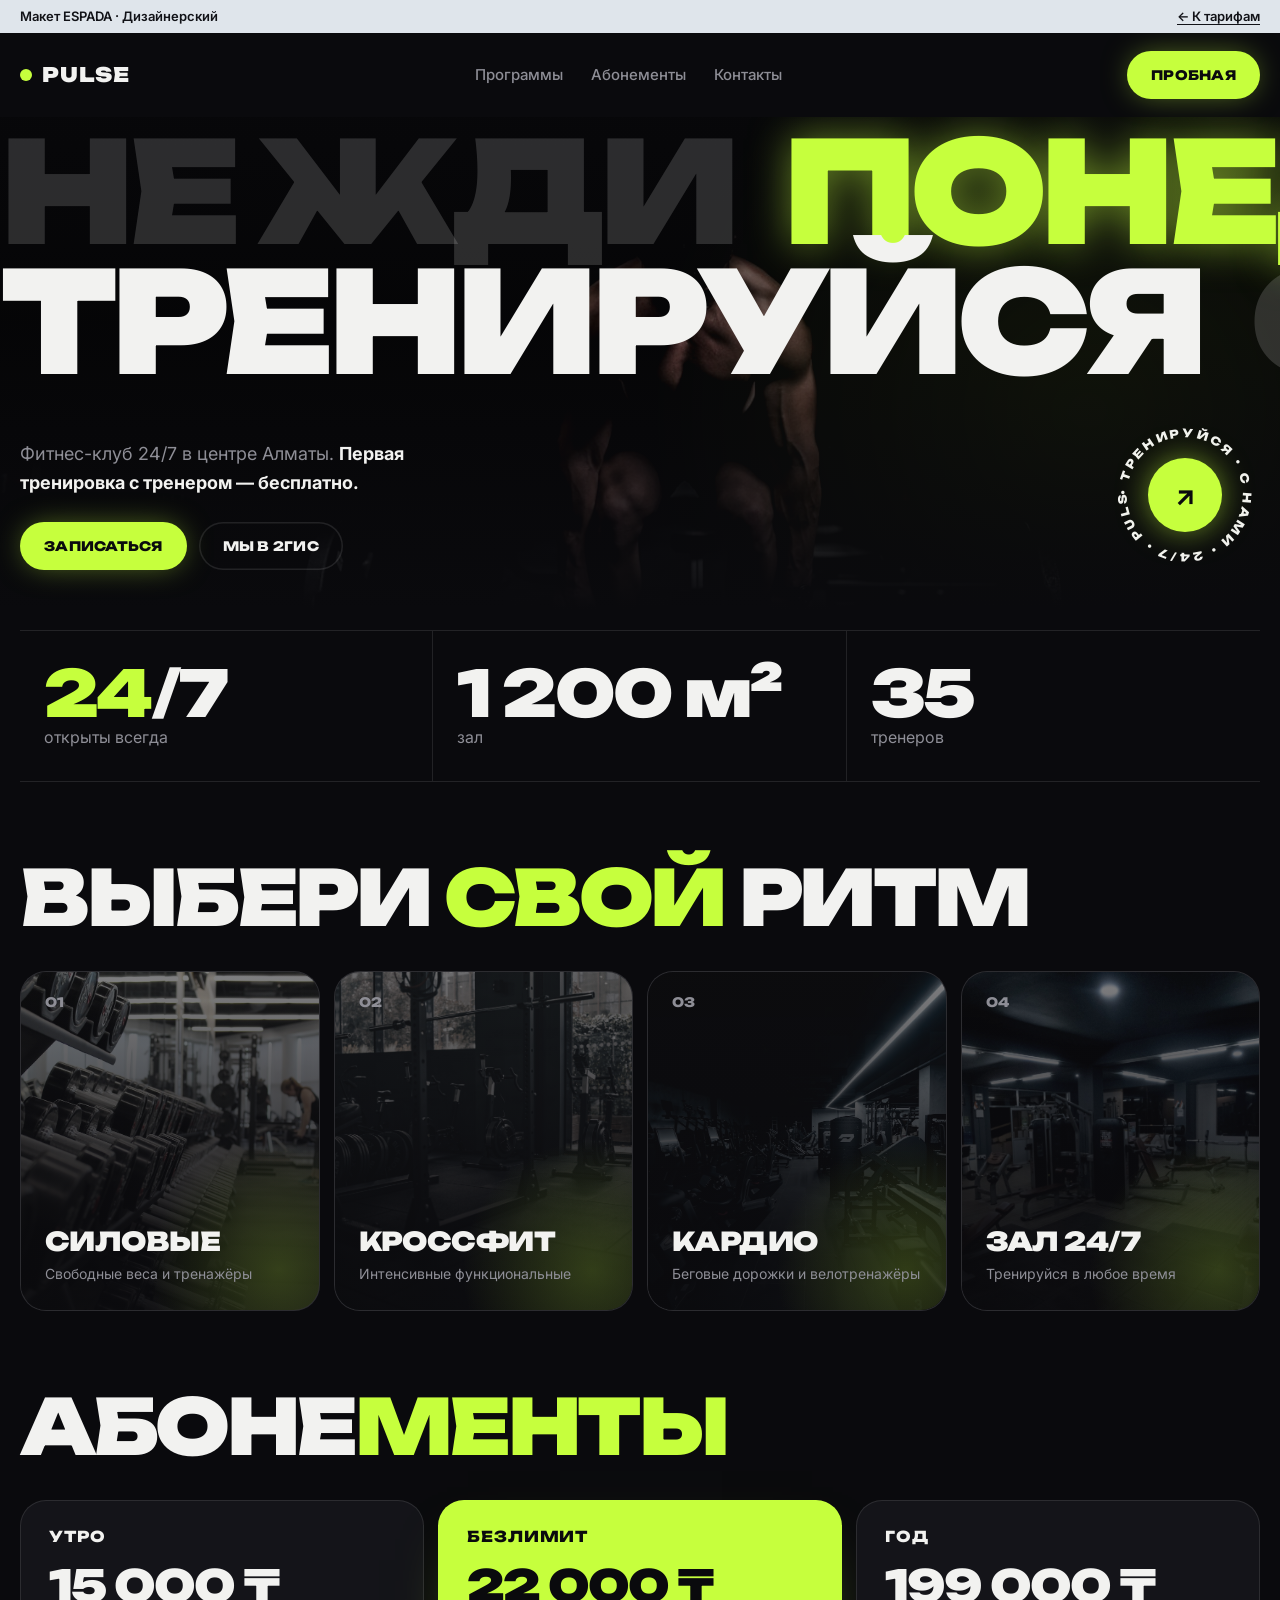
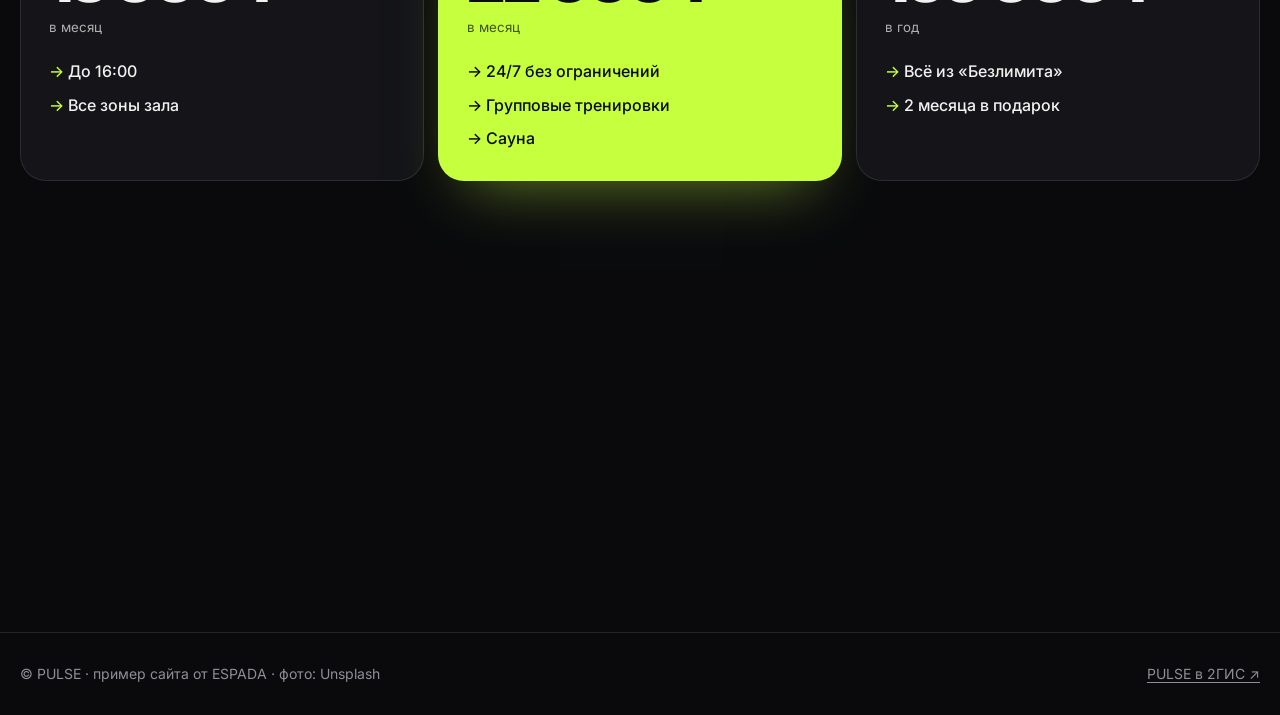
<file: designer.html>
<!doctype html>
<html lang="ru">
<head>
<meta charset="utf-8">
<meta name="viewport" content="width=device-width, initial-scale=1">
<link rel="icon" href="data:,">
<title>PULSE — фитнес-клуб · макет ESPADA «Дизайнерский»</title>
<link rel="preconnect" href="https://fonts.googleapis.com">
<link rel="preconnect" href="https://fonts.gstatic.com" crossorigin>
<link href="https://fonts.googleapis.com/css2?family=Unbounded:wght@600;800;900&family=Inter:wght@400;500;600&display=swap" rel="stylesheet">
<style>
:root{--accent:#C6FF3D;--bg:#0A0A0D;--bg2:#141419;--ink:#F2F2F0;--muted:#8E8E96;--line:rgba(255,255,255,.1);
  --glow:color-mix(in srgb,var(--accent) 50%,transparent);
  --h:"Unbounded","Arial Black",system-ui,sans-serif;--b:"Inter",system-ui,-apple-system,"Segoe UI",Roboto,Arial,sans-serif}
*{box-sizing:border-box;margin:0;padding:0}
body{background:var(--bg);color:var(--ink);font:400 16px/1.6 var(--b);overflow-x:hidden}
a{color:inherit;text-decoration:none}
.wrap{width:min(1240px,100% - 32px);margin-inline:auto}

.demo-bar{background:#DFE5EB;color:#111217;font:600 13px/1 var(--b);padding:10px 0;position:relative;z-index:5}
.demo-bar .wrap{display:flex;justify-content:space-between;align-items:center;gap:12px}
.demo-bar a{text-decoration:underline;text-underline-offset:3px;white-space:nowrap}
.preview .demo-bar,.embedded .demo-bar{display:none}

header{position:relative;z-index:4;padding:18px 0}
header .wrap{display:flex;align-items:center;justify-content:space-between;gap:16px}
.logo{display:flex;align-items:center;gap:10px;font:900 20px/1 var(--h);letter-spacing:.04em}
.logo i{width:12px;height:12px;border-radius:50%;background:var(--accent);box-shadow:0 0 0 0 var(--glow);animation:beat 1.2s infinite}
@keyframes beat{0%{box-shadow:0 0 0 0 var(--glow)}70%{box-shadow:0 0 0 12px transparent}}
nav{display:flex;gap:28px;color:var(--muted);font-weight:500;font-size:15px}
.btn{display:inline-flex;align-items:center;justify-content:center;gap:8px;min-height:48px;padding:0 24px;border-radius:999px;font:800 13px/1 var(--h);text-transform:uppercase;letter-spacing:.02em;background:var(--accent);color:#0A0A0D;box-shadow:0 0 30px -6px var(--glow);transition:transform .25s}
.btn:hover{transform:translateY(-2px) scale(1.02)}
.btn.ghost{background:transparent;color:var(--ink);box-shadow:inset 0 0 0 1.5px var(--line)}

/* первый экран: кинетический текст */
.hero{position:relative;padding:10px 0 60px;overflow:hidden}
.hero-photo{position:absolute;inset:0;z-index:0}
.hero-photo img{width:100%;height:100%;object-fit:cover;object-position:50% 35%;opacity:.55;filter:grayscale(.3) contrast(1.1)}
.hero-photo::after{content:"";position:absolute;inset:0;background:linear-gradient(180deg,rgba(10,10,13,.55),rgba(10,10,13,.2) 40%,var(--bg) 96%)}
.hero::before{content:"";position:absolute;width:70vw;height:70vw;max-width:900px;max-height:900px;right:-20%;top:-30%;background:radial-gradient(closest-side,var(--glow),transparent);opacity:.35;filter:blur(20px)}
.lines{position:relative;z-index:2}
.line{display:flex;white-space:nowrap;font:900 clamp(56px,11vw,170px)/.92 var(--h);letter-spacing:-.05em;text-transform:uppercase}
.line .t{display:flex;gap:.35em;padding-right:.35em;animation:run 18s linear infinite}
.line.r .t{animation-direction:reverse;animation-duration:22s}
.line .o{color:rgba(242,242,240,.16)}
.line .a{color:var(--accent);text-shadow:0 0 40px var(--glow)}
@keyframes run{to{transform:translateX(-100%)}}

.pulse{position:absolute;z-index:3;left:0;right:0;top:46%;height:120px;pointer-events:none}
.pulse path{fill:none;stroke:var(--accent);stroke-width:4;stroke-linejoin:round;stroke-linecap:round;filter:drop-shadow(0 0 8px var(--accent));stroke-dasharray:1600;stroke-dashoffset:1600;animation:draw 3s ease-in-out infinite}
@keyframes draw{60%{stroke-dashoffset:0}100%{stroke-dashoffset:-1600}}

.hero-bottom{position:relative;z-index:4;display:grid;grid-template-columns:1fr auto;gap:30px;align-items:end;margin-top:34px}
.hero-bottom p{color:var(--muted);font-size:18px;max-width:460px;margin-bottom:24px}
.hero-bottom p b{color:var(--ink)}
.row{display:flex;gap:12px;flex-wrap:wrap}
.ring{position:relative;width:150px;height:150px;flex:none}
.ring svg{width:100%;height:100%;animation:spin 14s linear infinite}
.ring text{font:800 11.5px var(--h);letter-spacing:2.6px;fill:var(--ink);text-transform:uppercase}
.ring b{position:absolute;inset:38px;border-radius:50%;background:var(--accent);display:grid;place-items:center;color:#0A0A0D;font-size:28px;box-shadow:0 0 30px var(--glow)}
@keyframes spin{to{transform:rotate(360deg)}}

/* цифры */
.stats{display:grid;grid-template-columns:repeat(3,1fr);border-block:1px solid var(--line)}
.stat{padding:30px 24px;border-right:1px solid var(--line)}
.stat:last-child{border-right:0}
.stat b{display:block;font:900 clamp(36px,5vw,64px)/1 var(--h);letter-spacing:-.04em}
.stat b em{font-style:normal;color:var(--accent)}
.stat span{color:var(--muted)}

/* программы */
section{padding:80px 0}
h2{font:900 clamp(36px,6vw,80px)/.95 var(--h);letter-spacing:-.045em;text-transform:uppercase;margin-bottom:36px}
h2 em{font-style:normal;color:var(--accent)}
.progs{display:grid;grid-template-columns:repeat(4,1fr);gap:14px}
.prog{position:relative;min-height:340px;padding:24px;border-radius:26px;background:var(--bg2);border:1px solid var(--line);overflow:hidden;display:flex;flex-direction:column;justify-content:space-between;transition:transform .4s,border-color .4s}
.prog::before{content:"";position:absolute;z-index:1;width:260px;height:260px;right:-90px;bottom:-90px;border-radius:50%;background:radial-gradient(closest-side,var(--glow),transparent);opacity:.4;transition:opacity .4s,transform .6s}
.prog:hover{transform:translateY(-8px) rotate(-1deg);border-color:var(--accent)}
.prog:hover::before{opacity:1;transform:scale(1.3)}
.prog .n{font:800 13px/1 var(--h);color:var(--muted)}
.prog h3{position:relative;font:900 26px/1.05 var(--h);text-transform:uppercase;letter-spacing:-.02em}
.prog p{position:relative;color:var(--muted);font-size:14px;margin-top:8px}
.prog .bgimg{position:absolute;inset:0;width:100%;height:100%;object-fit:cover;opacity:.55;filter:grayscale(.4);transition:transform .8s,opacity .4s}
.prog:hover .bgimg{transform:scale(1.07);opacity:.75}
.prog::after{content:"";position:absolute;inset:0;background:linear-gradient(180deg,rgba(10,10,13,.15),rgba(10,10,13,.9) 85%)}
.prog > *:not(.bgimg){position:relative;z-index:2}

/* абонементы */
.plans{display:grid;grid-template-columns:repeat(3,1fr);gap:14px}
.plan{padding:28px;border-radius:26px;border:1px solid var(--line);background:var(--bg2)}
.plan.hot{background:var(--accent);color:#0A0A0D;border-color:transparent;transform:scale(1.03);box-shadow:0 30px 60px -30px var(--glow)}
.plan h3{font:800 15px/1 var(--h);text-transform:uppercase;letter-spacing:.06em}
.plan b{display:block;font:900 44px/1 var(--h);letter-spacing:-.04em;margin:20px 0 6px}
.plan small{opacity:.7}
.plan ul{list-style:none;margin:20px 0 0;display:grid;gap:8px;font-weight:500}
.plan li::before{content:"→ ";color:var(--accent)}
.plan.hot li::before{color:#0A0A0D}

.cta{position:relative;border-radius:32px;overflow:hidden;padding:clamp(36px,6vw,72px);background:var(--bg2);border:1px solid var(--line);text-align:center}
.cta::before{content:"";position:absolute;z-index:1;inset:auto -10% -70% -10%;height:120%;background:radial-gradient(closest-side,var(--glow),transparent)}
.cta > img{position:absolute;inset:0;width:100%;height:100%;object-fit:cover;opacity:.35}
.cta .row{position:relative;z-index:2;justify-content:center}
.btn.gis{background:#1BA136;color:#fff;box-shadow:0 0 30px -8px #1BA136}
.btn svg{width:18px;height:18px}
.cta h2{position:relative;z-index:2;margin-bottom:24px}
.cta .btn{position:relative}
footer{padding:30px 0;color:var(--muted);font-size:14px;border-top:1px solid var(--line)}

.rv{opacity:0;transform:translateY(34px);transition:opacity .9s cubic-bezier(.16,1,.3,1),transform .9s cubic-bezier(.16,1,.3,1)}
.rv.in,.preview .rv{opacity:1;transform:none}
@media (prefers-reduced-motion:reduce){.rv{opacity:1;transform:none;transition:none}.line .t,.ring svg,.pulse path,.logo i{animation:none}.pulse path{stroke-dashoffset:0}}

@media (max-width:900px){
  nav{display:none}
  .progs{grid-template-columns:1fr 1fr}
  .plans{grid-template-columns:1fr}
  .plan.hot{transform:none}
}
@media (max-width:560px){
  .line{font-size:58px}
  .pulse{top:40%;height:90px}
  .hero-bottom{grid-template-columns:1fr;gap:20px}
  .ring{display:none}
  .row .btn{flex:1 1 100%}
  .stats{grid-template-columns:1fr 1fr 1fr}
  .stat{padding:20px 10px}
  .stat b{font-size:26px}
  .stat span{font-size:12px}
  .progs{grid-template-columns:1fr}
  .prog{min-height:220px}
  header .btn{padding:0 16px}
}
.paused *,.paused *::before,.paused *::after{animation-play-state:paused!important}
</style>
</head>
<body>
<div class="demo-bar"><div class="wrap"><span>Макет ESPADA · Дизайнерский</span><a href="index.html#t2">← К тарифам</a></div></div>

<header><div class="wrap">
  <a class="logo" href="#"><i></i>PULSE</a>
  <nav><a href="#progs">Программы</a><a href="#plans">Абонементы</a><a href="#cta">Контакты</a></nav>
  <a class="btn" href="#cta">Пробная</a>
</div></header>

<div class="hero">
  <div class="hero-photo" aria-hidden="true"><img src="assets/photos/pulse-hero.jpg" alt="" fetchpriority="high"></div>
  <div class="lines" aria-label="Не жди понедельника — тренируйся сегодня">
    <div class="line"><div class="t"><span class="o">Не жди</span><span class="a">понедельника</span><span class="o">Не жди</span><span class="a">понедельника</span></div><div class="t" aria-hidden="true"><span class="o">Не жди</span><span class="a">понедельника</span><span class="o">Не жди</span><span class="a">понедельника</span></div></div>
    <div class="line r"><div class="t"><span>Тренируйся</span><span class="o">сегодня</span><span>Тренируйся</span><span class="o">сегодня</span></div><div class="t" aria-hidden="true"><span>Тренируйся</span><span class="o">сегодня</span><span>Тренируйся</span><span class="o">сегодня</span></div></div>
  </div>
  <svg class="pulse" viewBox="0 0 1600 120" preserveAspectRatio="none" aria-hidden="true"><path d="M0 60 H520 L560 60 L585 18 L615 105 L645 4 L675 92 L700 60 H900 L930 60 L950 34 L975 86 L995 60 H1600"/></svg>
  <div class="wrap hero-bottom">
    <div>
      <p>Фитнес-клуб 24/7 в центре Алматы. <b>Первая тренировка с тренером — бесплатно.</b></p>
      <div class="row"><a class="btn" href="#cta">Записаться</a><a class="btn ghost" href="https://2gis.kz/almaty" target="_blank" rel="noopener">Мы в 2ГИС</a></div>
    </div>
    <div class="ring" aria-hidden="true">
      <svg viewBox="0 0 150 150"><defs><path id="c" d="M75 75 m-58 0 a58 58 0 1 1 116 0 a58 58 0 1 1 -116 0"/></defs><text><textPath href="#c">• тренируйся • с нами • 24/7 • pulse club </textPath></text></svg>
      <b>↗</b>
    </div>
  </div>
</div>

<div class="wrap stats">
  <div class="stat"><b><em class="js-count" data-to="24">0</em>/7</b><span>открыты всегда</span></div>
  <div class="stat"><b class="js-count" data-to="1200" data-suffix=" м²">0</b><span>зал</span></div>
  <div class="stat"><b class="js-count" data-to="35">0</b><span>тренеров</span></div>
</div>

<section id="progs"><div class="wrap">
  <h2 class="rv">Выбери <em>свой</em> ритм</h2>
  <div class="progs">
    <article class="prog rv"><span class="n">01</span><img class="bgimg" src="assets/photos/pulse-1.jpg" alt="Ряды гантелей" loading="lazy"><div><h3>Силовые</h3><p>Свободные веса и тренажёры</p></div></article>
    <article class="prog rv"><span class="n">02</span><img class="bgimg" src="assets/photos/pulse-2.jpg" alt="Силовые рамы" loading="lazy"><div><h3>Кроссфит</h3><p>Интенсивные функциональные</p></div></article>
    <article class="prog rv"><span class="n">03</span><img class="bgimg" src="assets/photos/pulse-3.jpg" alt="Кардиозона" loading="lazy"><div><h3>Кардио</h3><p>Беговые дорожки и велотренажёры</p></div></article>
    <article class="prog rv"><span class="n">04</span><img class="bgimg" src="assets/photos/pulse-4.jpg" alt="Зал ночью" loading="lazy"><div><h3>Зал 24/7</h3><p>Тренируйся в любое время</p></div></article>
  </div>
</div></section>

<section id="plans" style="padding-top:0"><div class="wrap">
  <h2 class="rv">Абоне<em>менты</em></h2>
  <div class="plans">
    <div class="plan rv"><h3>Утро</h3><b>15 000 ₸</b><small>в месяц</small><ul><li>До 16:00</li><li>Все зоны зала</li></ul></div>
    <div class="plan hot rv"><h3>Безлимит</h3><b>22 000 ₸</b><small>в месяц</small><ul><li>24/7 без ограничений</li><li>Групповые тренировки</li><li>Сауна</li></ul></div>
    <div class="plan rv"><h3>Год</h3><b>199 000 ₸</b><small>в год</small><ul><li>Всё из «Безлимита»</li><li>2 месяца в подарок</li></ul></div>
  </div>
</div></section>

<section id="cta" style="padding-top:0"><div class="wrap">
  <div class="cta rv"><img src="assets/photos/pulse-cta.jpg" alt="" loading="lazy"><h2>Пробная <em>бесплатно</em></h2><div class="row"><a class="btn" href="#">Записаться в WhatsApp</a><a class="btn gis" href="https://2gis.kz/almaty" target="_blank" rel="noopener"><svg viewBox="0 0 24 24" fill="none" stroke="currentColor" stroke-width="2.2" stroke-linecap="round" stroke-linejoin="round"><path d="M12 21s-7-6.2-7-11.5a7 7 0 0 1 14 0C19 14.8 12 21 12 21z"/><circle cx="12" cy="9.5" r="2.5"/></svg>Найти в 2ГИС</a></div></div>
</div></section>

<footer><div class="wrap" style="display:flex;justify-content:space-between;gap:12px;flex-wrap:wrap"><span>© PULSE · пример сайта от ESPADA · фото: Unsplash</span><a href="https://2gis.kz/almaty" target="_blank" rel="noopener" style="text-decoration:underline;text-underline-offset:3px">PULSE в 2ГИС ↗</a></div></footer>

<script>
(() => {
  const ACCENTS = { lime:"#C6FF3D", red:"#EF233C", cyan:"#2EE6D6" };
  const params = new URLSearchParams(location.search);
  const preview = params.get("preview") === "1";
  if (preview) document.documentElement.classList.add("preview");
  if (window.top !== window.self) document.documentElement.classList.add("embedded");   // внутри окна просмотра полоска не нужна
  const set = k => { if (Object.prototype.hasOwnProperty.call(ACCENTS, k)) document.documentElement.style.setProperty("--accent", ACCENTS[k]); };
  set(params.get("accent"));                         // неверный ключ → цвет по умолчанию
  addEventListener("message", e => {
    if (e.data && typeof e.data.espadaAccent === "string") set(e.data.espadaAccent);
    if (e.data && typeof e.data.espadaPause === "boolean") document.documentElement.classList.toggle("paused", e.data.espadaPause);
  });

  const reduce = matchMedia("(prefers-reduced-motion: reduce)").matches;
  const count = el => {
    const to = +el.dataset.to, suf = el.dataset.suffix || "", t0 = performance.now(), dur = reduce ? 0 : 1400;
    const step = now => { const t = dur ? Math.min(1, Math.max(0, (now - t0) / dur)) : 1; el.textContent = Math.round(to * (1 - Math.pow(1 - t, 3))).toLocaleString("ru-RU") + suf; if (t < 1) requestAnimationFrame(step); };
    requestAnimationFrame(step);
  };
  const io = new IntersectionObserver(es => es.forEach(e => {
    if (!e.isIntersecting) return;
    e.target.classList.add("in");
    if (e.target.classList.contains("js-count")) count(e.target);
    io.unobserve(e.target);
  }), { threshold: .15 });
  document.querySelectorAll(".rv,.js-count").forEach(el => io.observe(el));
})();
</script>
</body>
</html>
</file>
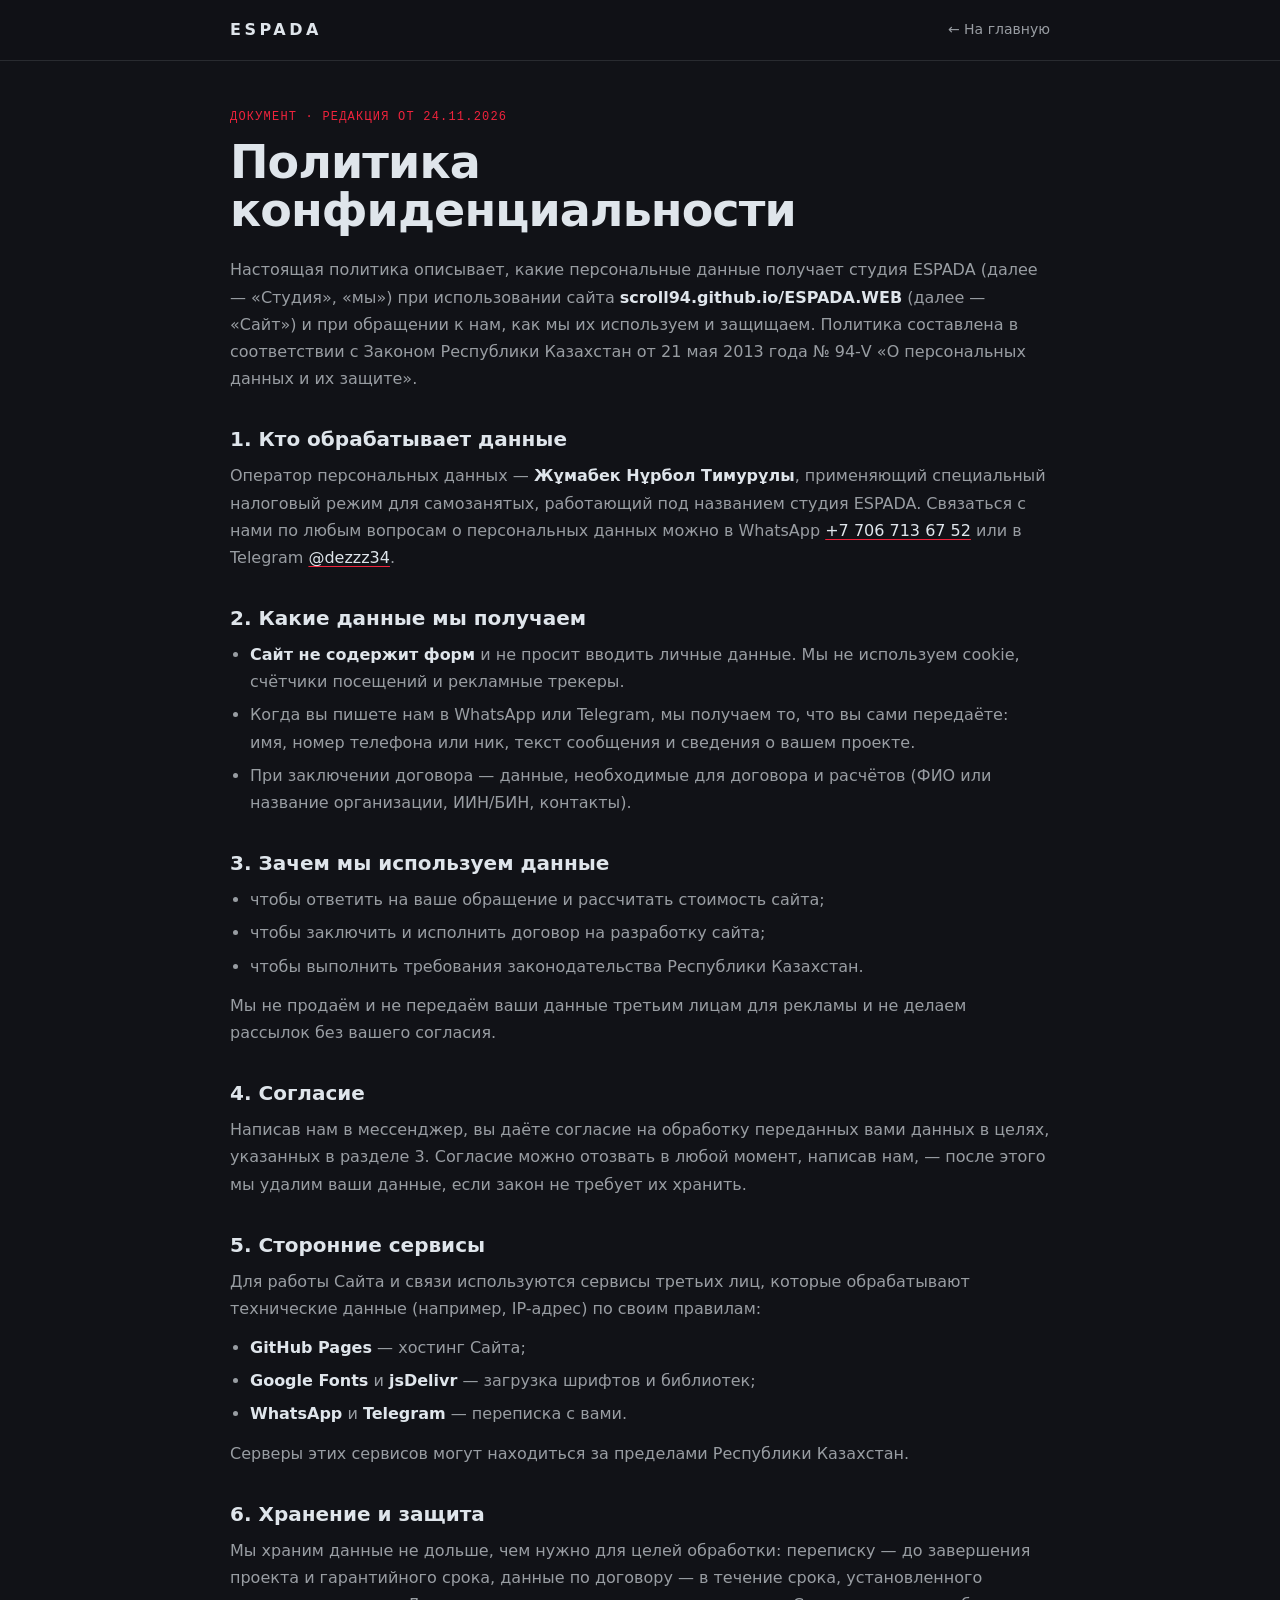
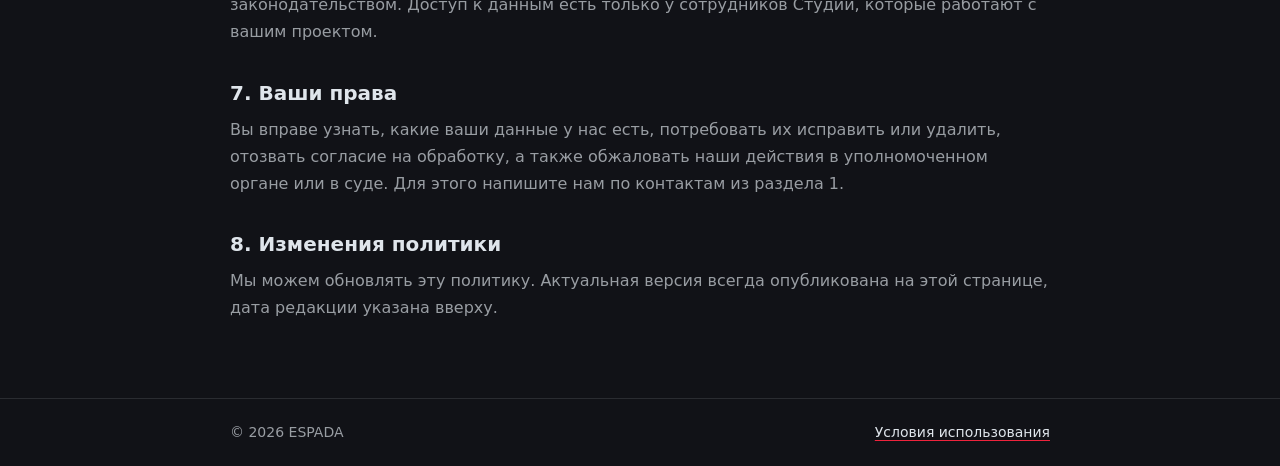
<file: privacy.html>
<!doctype html>
<html lang="ru">
<head>
<meta charset="utf-8">
<meta name="viewport" content="width=device-width, initial-scale=1">
<title>Политика конфиденциальности — ESPADA</title>
<meta name="robots" content="noindex">
<link rel="icon" href="data:,">
<link rel="stylesheet" href="legal.css">
</head>
<body>
<header class="lh"><div class="wrap"><a class="brand" href="index.html">ESPADA</a><a class="back" href="index.html">← На главную</a></div></header>
<main class="wrap doc">
  <p class="kicker">Документ · редакция от 24.11.2026</p>
  <h1>Политика конфиденциальности</h1>
  <p>Настоящая политика описывает, какие персональные данные получает студия ESPADA (далее — «Студия», «мы») при использовании сайта <b>scroll94.github.io/ESPADA.WEB</b> (далее — «Сайт») и при обращении к нам, как мы их используем и защищаем. Политика составлена в соответствии с Законом Республики Казахстан от 21 мая 2013 года № 94-V «О персональных данных и их защите».</p>

  <h2>1. Кто обрабатывает данные</h2>
  <p>Оператор персональных данных — <b>Жұмабек Нұрбол Тимурұлы</b>, применяющий специальный налоговый режим для самозанятых, работающий под названием студия ESPADA. Связаться с нами по любым вопросам о персональных данных можно в WhatsApp <a class="js-wa" href="#">+7 706 713 67 52</a> или в Telegram <a class="js-tg" href="#">@dezzz34</a>.</p>

  <h2>2. Какие данные мы получаем</h2>
  <ul>
    <li><b>Сайт не содержит форм</b> и не просит вводить личные данные. Мы не используем cookie, счётчики посещений и рекламные трекеры.</li>
    <li>Когда вы пишете нам в WhatsApp или Telegram, мы получаем то, что вы сами передаёте: имя, номер телефона или ник, текст сообщения и сведения о вашем проекте.</li>
    <li>При заключении договора — данные, необходимые для договора и расчётов (ФИО или название организации, ИИН/БИН, контакты).</li>
  </ul>

  <h2>3. Зачем мы используем данные</h2>
  <ul>
    <li>чтобы ответить на ваше обращение и рассчитать стоимость сайта;</li>
    <li>чтобы заключить и исполнить договор на разработку сайта;</li>
    <li>чтобы выполнить требования законодательства Республики Казахстан.</li>
  </ul>
  <p>Мы не продаём и не передаём ваши данные третьим лицам для рекламы и не делаем рассылок без вашего согласия.</p>

  <h2>4. Согласие</h2>
  <p>Написав нам в мессенджер, вы даёте согласие на обработку переданных вами данных в целях, указанных в разделе 3. Согласие можно отозвать в любой момент, написав нам, — после этого мы удалим ваши данные, если закон не требует их хранить.</p>

  <h2>5. Сторонние сервисы</h2>
  <p>Для работы Сайта и связи используются сервисы третьих лиц, которые обрабатывают технические данные (например, IP-адрес) по своим правилам:</p>
  <ul>
    <li><b>GitHub Pages</b> — хостинг Сайта;</li>
    <li><b>Google Fonts</b> и <b>jsDelivr</b> — загрузка шрифтов и библиотек;</li>
    <li><b>WhatsApp</b> и <b>Telegram</b> — переписка с вами.</li>
  </ul>
  <p>Серверы этих сервисов могут находиться за пределами Республики Казахстан.</p>

  <h2>6. Хранение и защита</h2>
  <p>Мы храним данные не дольше, чем нужно для целей обработки: переписку — до завершения проекта и гарантийного срока, данные по договору — в течение срока, установленного законодательством. Доступ к данным есть только у сотрудников Студии, которые работают с вашим проектом.</p>

  <h2>7. Ваши права</h2>
  <p>Вы вправе узнать, какие ваши данные у нас есть, потребовать их исправить или удалить, отозвать согласие на обработку, а также обжаловать наши действия в уполномоченном органе или в суде. Для этого напишите нам по контактам из раздела 1.</p>

  <h2>8. Изменения политики</h2>
  <p>Мы можем обновлять эту политику. Актуальная версия всегда опубликована на этой странице, дата редакции указана вверху.</p>
</main>
<footer class="lf"><div class="wrap"><span>© <span class="js-year"></span> ESPADA</span><a href="terms.html">Условия использования</a></div></footer>
<script src="legal.js"></script>
</body>
</html>
</file>
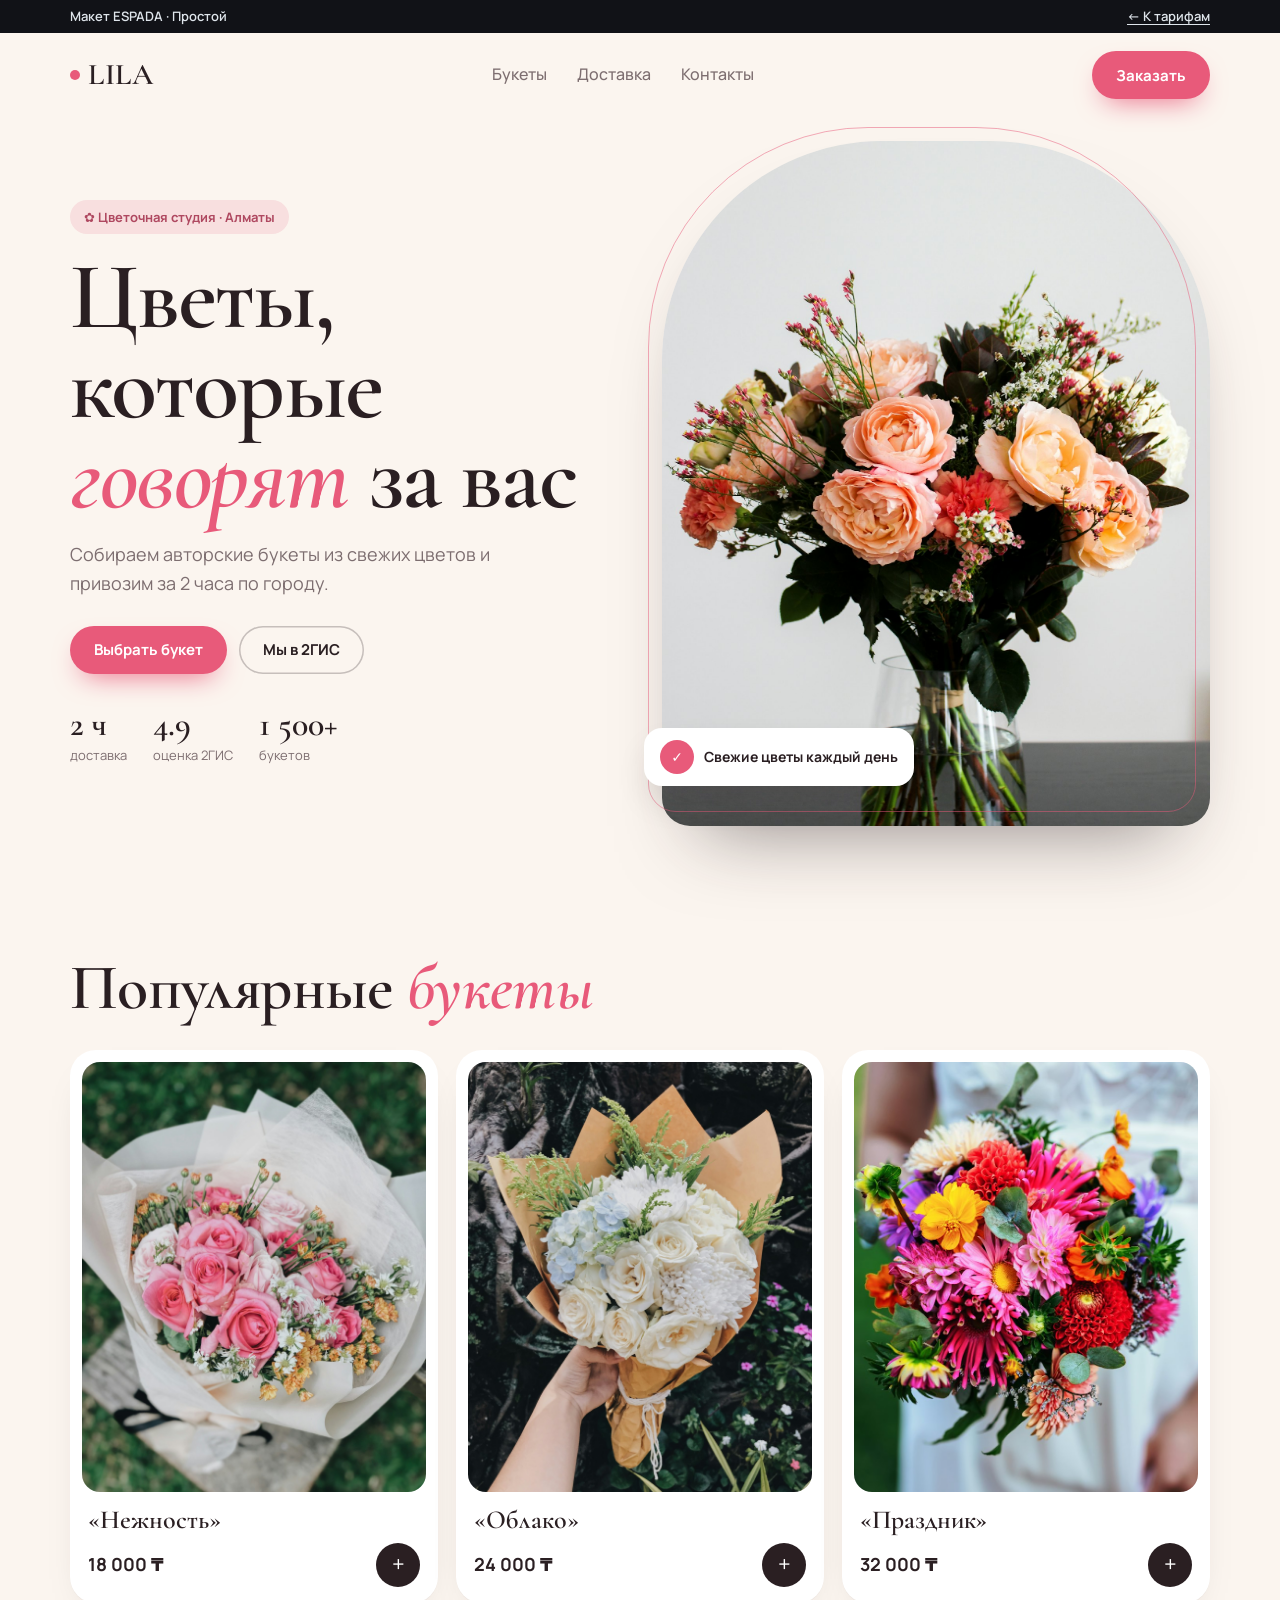
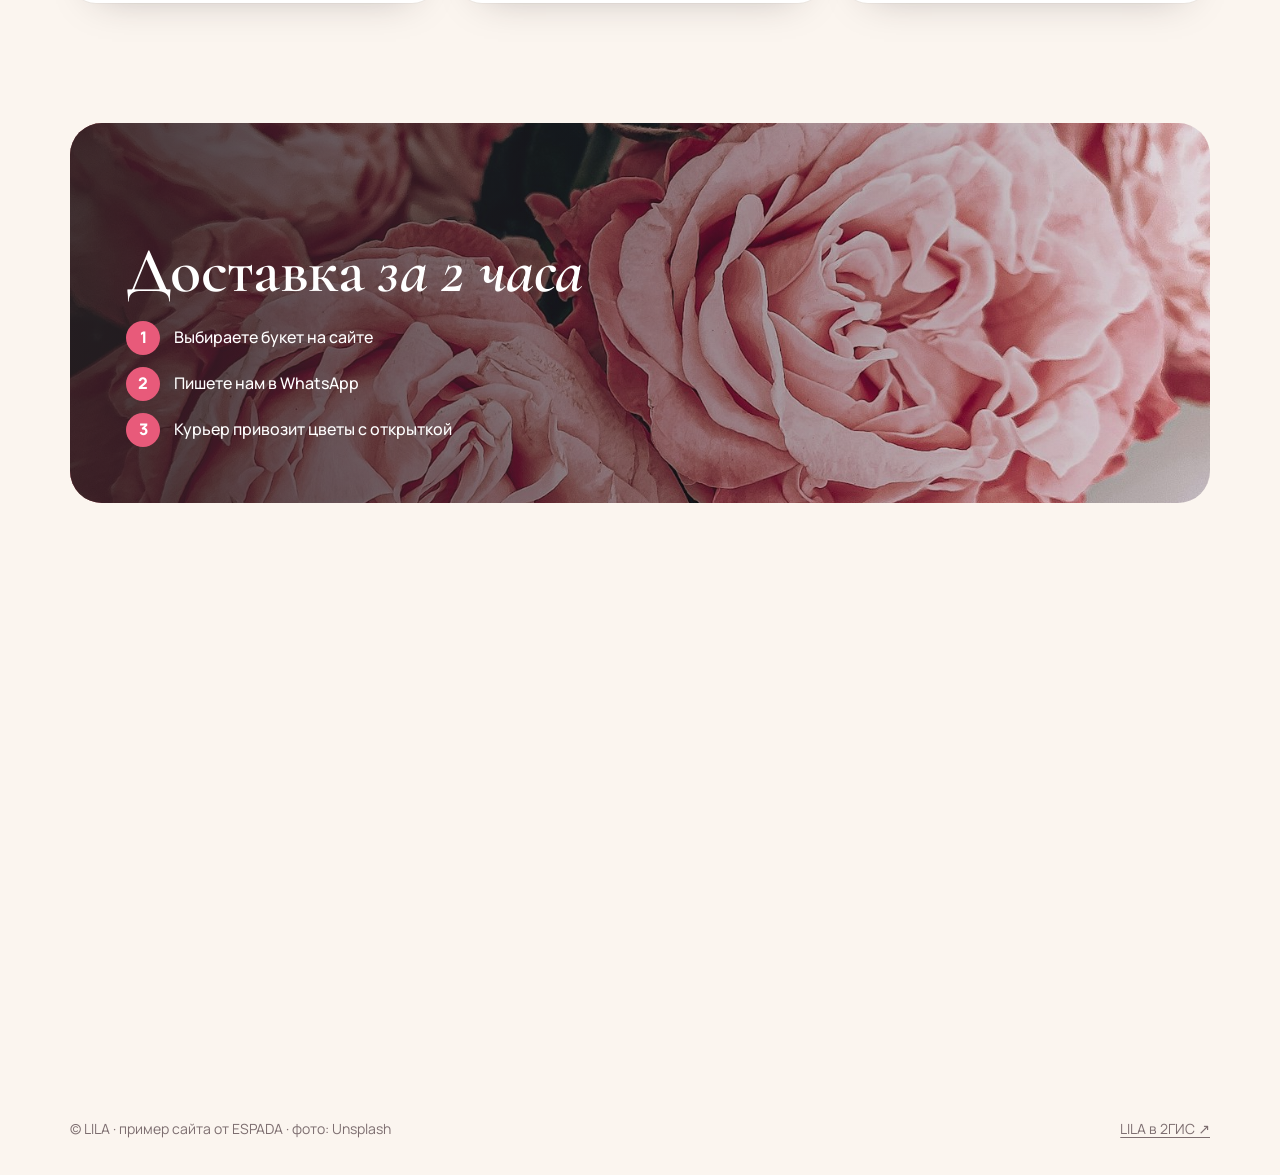
<file: simple.html>
<!doctype html>
<html lang="ru">
<head>
<meta charset="utf-8">
<meta name="viewport" content="width=device-width, initial-scale=1">
<link rel="icon" href="data:,">
<title>LILA — цветочная студия · макет ESPADA «Простой»</title>
<link rel="preconnect" href="https://fonts.googleapis.com">
<link rel="preconnect" href="https://fonts.gstatic.com" crossorigin>
<link href="https://fonts.googleapis.com/css2?family=Cormorant+Garamond:ital,wght@0,600;1,500;1,600&family=Manrope:wght@400;500;700;800&display=swap" rel="stylesheet">
<style>
:root{--accent:#E85A7A;--bg:#FBF5EF;--ink:#2A1F22;--muted:#7D6E70;--card:#FFFFFF;
  --soft:color-mix(in srgb,var(--accent) 14%,var(--bg));
  --deep:color-mix(in srgb,var(--accent) 70%,#2A1F22);
  --serif:"Cormorant Garamond",Georgia,"Times New Roman",serif;
  --sans:"Manrope",system-ui,-apple-system,"Segoe UI",Roboto,Arial,sans-serif}
*{box-sizing:border-box;margin:0;padding:0}
body{background:var(--bg);color:var(--ink);font:400 16px/1.6 var(--sans);overflow-x:hidden}
a{color:inherit;text-decoration:none}
img{display:block;max-width:100%}
.wrap{width:min(1140px,100% - 32px);margin-inline:auto}

.demo-bar{background:#111217;color:#DFE5EB;font:600 13px/1 var(--sans);padding:10px 0}
.demo-bar .wrap{display:flex;justify-content:space-between;align-items:center;gap:12px}
.demo-bar a{text-decoration:underline;text-underline-offset:3px;white-space:nowrap}
.preview .demo-bar,.embedded .demo-bar{display:none}

header{padding:18px 0}
header .wrap{display:flex;align-items:center;justify-content:space-between;gap:16px}
.logo{font:600 30px/1 var(--serif);letter-spacing:.02em;display:flex;align-items:center;gap:8px}
.logo i{width:10px;height:10px;border-radius:50%;background:var(--accent)}
nav{display:flex;gap:30px;font-weight:500;color:var(--muted)}
.btn{display:inline-flex;align-items:center;justify-content:center;gap:8px;min-height:48px;padding:0 24px;border-radius:999px;font:700 15px/1 var(--sans);background:var(--accent);color:#fff;transition:transform .25s,box-shadow .25s;box-shadow:0 12px 28px -12px var(--accent)}
.btn:hover{transform:translateY(-2px)}
.btn.ghost{background:transparent;color:var(--ink);box-shadow:inset 0 0 0 1.5px color-mix(in srgb,var(--ink) 25%,transparent)}
.btn.gis{background:#1BA136;box-shadow:0 12px 28px -14px #1BA136}
.btn svg{width:18px;height:18px}

/* первый экран с фото */
.hero{display:grid;grid-template-columns:1fr 1fr;gap:44px;align-items:center;padding:24px 0 70px}
.kicker{display:inline-flex;align-items:center;gap:8px;padding:7px 14px;border-radius:999px;background:var(--soft);color:var(--deep);font-weight:700;font-size:13px}
.hero h1{font:600 clamp(52px,7.4vw,98px)/.95 var(--serif);letter-spacing:-.02em;margin:18px 0}
.hero h1 em{font-style:italic;color:var(--accent)}
.hero p{color:var(--muted);font-size:18px;max-width:430px;margin-bottom:28px}
.row{display:flex;gap:12px;flex-wrap:wrap}
.trust{display:flex;gap:26px;margin-top:34px}
.trust b{display:block;font:600 34px/1 var(--serif)}
.trust span{font-size:13px;color:var(--muted)}
.photo{position:relative}
.photo img{width:100%;aspect-ratio:4/5;object-fit:cover;border-radius:220px 220px 28px 28px;box-shadow:0 40px 80px -40px rgba(42,31,34,.55)}
.photo::before{content:"";position:absolute;inset:-14px 14px 14px -14px;border-radius:220px 220px 28px 28px;border:1.5px solid var(--accent);opacity:.5}
.badge{position:absolute;left:-18px;bottom:40px;background:#fff;border-radius:18px;padding:12px 16px;box-shadow:0 18px 40px -18px rgba(42,31,34,.45);font-weight:700;font-size:14px;display:flex;gap:10px;align-items:center}
.badge i{width:34px;height:34px;border-radius:50%;background:var(--accent);display:grid;place-items:center;color:#fff;font-style:normal}

/* витрина */
section{padding:60px 0}
h2{font:600 clamp(40px,5.4vw,64px)/1 var(--serif);letter-spacing:-.01em;margin-bottom:30px}
h2 em{font-style:italic;color:var(--accent)}
.shop{display:grid;grid-template-columns:repeat(3,1fr);gap:18px}
.card{background:var(--card);border-radius:26px;padding:12px;box-shadow:0 1px 0 rgba(0,0,0,.03),0 18px 40px -28px rgba(42,31,34,.35);transition:transform .35s}
.card:hover{transform:translateY(-6px)}
.card .pic{aspect-ratio:4/5;border-radius:18px;overflow:hidden;margin-bottom:14px}
.card .pic img{width:100%;height:100%;object-fit:cover;transition:transform .8s}
.card:hover .pic img{transform:scale(1.06)}
.card h3{font:600 26px/1.1 var(--serif);padding:0 6px}
.card .meta{display:flex;justify-content:space-between;align-items:center;padding:8px 6px 4px}
.card .meta b{font-size:18px}
.card .meta a{width:44px;height:44px;border-radius:50%;background:var(--ink);color:#fff;display:grid;place-items:center;font-size:22px;transition:background .25s}
.card .meta a:hover{background:var(--accent)}

/* доставка на фото */
.delivery{position:relative;border-radius:32px;overflow:hidden;min-height:380px;display:grid;align-items:end;color:#fff;padding:clamp(28px,5vw,56px)}
.delivery img{position:absolute;inset:0;width:100%;height:100%;object-fit:cover}
.delivery::before{content:"";position:absolute;inset:0;z-index:1;background:linear-gradient(90deg,rgba(42,31,34,.85),rgba(42,31,34,.35) 60%,transparent)}
.delivery > div{position:relative;z-index:2;max-width:460px}
.delivery h2{color:#fff;margin-bottom:18px}
.delivery ol{list-style:none;display:grid;gap:12px;counter-reset:s}
.delivery li{counter-increment:s;display:flex;gap:14px;align-items:center;font-weight:500}
.delivery li::before{content:counter(s);flex:none;width:34px;height:34px;border-radius:50%;background:var(--accent);display:grid;place-items:center;font-weight:800}

.contact{display:grid;grid-template-columns:1fr 1fr;gap:18px}
.box{background:var(--card);border-radius:26px;padding:28px}
.box dl{display:grid;gap:14px;margin-bottom:22px}
.box dt{color:var(--muted);font-size:14px}
.box dd{font-weight:700;font-size:18px}
.map{border-radius:26px;min-height:280px;position:relative;overflow:hidden;display:grid;place-items:end start;padding:18px;background:
  linear-gradient(90deg,transparent 47%,rgba(42,31,34,.07) 47% 53%,transparent 53%) 0 0/70px 70px,
  linear-gradient(0deg,transparent 47%,rgba(42,31,34,.07) 47% 53%,transparent 53%) 0 0/70px 70px,var(--soft)}
.map::before{content:"";position:absolute;left:-10%;top:55%;width:120%;height:16px;background:#fff;transform:rotate(-12deg)}
.pin{position:absolute;left:50%;top:42%;width:46px;height:46px;border-radius:50% 50% 50% 0;transform:translate(-50%,-50%) rotate(-45deg);background:var(--accent);box-shadow:0 12px 24px -8px rgba(0,0,0,.4)}
.pin::after{content:"";position:absolute;inset:14px;border-radius:50%;background:#fff}
.map .btn{position:relative;z-index:2}
footer{padding:34px 0;color:var(--muted);font-size:14px}
footer .wrap{display:flex;justify-content:space-between;gap:12px;flex-wrap:wrap}
footer a{text-decoration:underline;text-underline-offset:3px}

.rv{opacity:0;transform:translateY(24px);transition:opacity .8s,transform .8s cubic-bezier(.2,.7,.2,1)}
.rv.in,.preview .rv{opacity:1;transform:none}
@media (prefers-reduced-motion:reduce){.rv{opacity:1;transform:none;transition:none}}

@media (max-width:860px){
  nav{display:none}
  .hero{grid-template-columns:1fr;gap:26px;padding:10px 0 48px}
  .photo{max-width:440px;width:calc(100% - 14px);margin:14px auto 0 14px;order:-1}
  .photo img{aspect-ratio:1/1;border-radius:200px 200px 26px 26px}
  .shop{grid-template-columns:1fr 1fr}
  .contact{grid-template-columns:1fr}
}
@media (max-width:520px){
  .shop{grid-template-columns:1fr}
  .row .btn{flex:1 1 100%}
  .hero h1{font-size:54px}
  header .btn{padding:0 18px}
  .badge{left:-8px;bottom:18px}
}
.paused *,.paused *::before,.paused *::after{animation-play-state:paused!important}
</style>
</head>
<body>
<div class="demo-bar"><div class="wrap"><span>Макет ESPADA · Простой</span><a href="index.html#t1">← К тарифам</a></div></div>

<header><div class="wrap">
  <a class="logo" href="#"><i></i>LILA</a>
  <nav><a href="#shop">Букеты</a><a href="#delivery">Доставка</a><a href="#contacts">Контакты</a></nav>
  <a class="btn" href="#shop">Заказать</a>
</div></header>

<main>
  <div class="wrap hero">
    <div>
      <span class="kicker">✿ Цветочная студия · Алматы</span>
      <h1>Цветы, которые <em>говорят</em> за вас</h1>
      <p>Собираем авторские букеты из свежих цветов и привозим за 2 часа по городу.</p>
      <div class="row"><a class="btn" href="#shop">Выбрать букет</a><a class="btn ghost js-2gis" href="https://2gis.kz/almaty" target="_blank" rel="noopener">Мы в 2ГИС</a></div>
      <div class="trust"><div><b>2 ч</b><span>доставка</span></div><div><b>4.9</b><span>оценка 2ГИС</span></div><div><b>1 500+</b><span>букетов</span></div></div>
    </div>
    <div class="photo">
      <img src="assets/photos/lila-hero.jpg" alt="Авторский букет в вазе" fetchpriority="high">
      <div class="badge"><i>✓</i>Свежие цветы каждый день</div>
    </div>
  </div>

  <section id="shop"><div class="wrap">
    <h2 class="rv">Популярные <em>букеты</em></h2>
    <div class="shop">
      <article class="card rv"><div class="pic"><img src="assets/photos/lila-1.jpg" alt="Букет из розовых роз" loading="lazy"></div><h3>«Нежность»</h3><div class="meta"><b>18 000 ₸</b><a href="#" aria-label="В корзину">+</a></div></article>
      <article class="card rv"><div class="pic"><img src="assets/photos/lila-2.jpg" alt="Белый букет в крафте" loading="lazy"></div><h3>«Облако»</h3><div class="meta"><b>24 000 ₸</b><a href="#" aria-label="В корзину">+</a></div></article>
      <article class="card rv"><div class="pic"><img src="assets/photos/lila-3.jpg" alt="Яркий весенний букет" loading="lazy"></div><h3>«Праздник»</h3><div class="meta"><b>32 000 ₸</b><a href="#" aria-label="В корзину">+</a></div></article>
    </div>
  </div></section>

  <section id="delivery"><div class="wrap">
    <div class="delivery rv">
      <img src="assets/photos/lila-peony.jpg" alt="" loading="lazy">
      <div>
        <h2>Доставка <em style="color:#fff">за 2 часа</em></h2>
        <ol><li>Выбираете букет на сайте</li><li>Пишете нам в WhatsApp</li><li>Курьер привозит цветы с открыткой</li></ol>
      </div>
    </div>
  </div></section>

  <section id="contacts"><div class="wrap">
    <h2 class="rv">Мы <em>рядом</em></h2>
    <div class="contact">
      <div class="box rv"><dl>
        <div><dt>Адрес</dt><dd>г. Алматы, ул. Примерная, 12</dd></div>
        <div><dt>Часы работы</dt><dd>Ежедневно 9:00–21:00</dd></div>
        <div><dt>Телефон</dt><dd>+7 700 000 00 00</dd></div>
      </dl><div class="row"><a class="btn" href="#">Написать в WhatsApp</a></div></div>
      <div class="map rv"><div class="pin"></div>
        <a class="btn gis js-2gis" href="https://2gis.kz/almaty" target="_blank" rel="noopener"><svg viewBox="0 0 24 24" fill="none" stroke="currentColor" stroke-width="2.2" stroke-linecap="round" stroke-linejoin="round"><path d="M12 21s-7-6.2-7-11.5a7 7 0 0 1 14 0C19 14.8 12 21 12 21z"/><circle cx="12" cy="9.5" r="2.5"/></svg>Открыть в 2ГИС</a>
      </div>
    </div>
  </div></section>
</main>
<footer><div class="wrap"><span>© LILA · пример сайта от ESPADA · фото: Unsplash</span><a class="js-2gis" href="https://2gis.kz/almaty" target="_blank" rel="noopener">LILA в 2ГИС ↗</a></div></footer>

<script>
(() => {
  const ACCENTS = { rose:"#E85A7A", lavender:"#8E6CD8", sage:"#5E9C76" };
  const params = new URLSearchParams(location.search);
  if (params.get("preview") === "1") document.documentElement.classList.add("preview");
  if (window.top !== window.self) document.documentElement.classList.add("embedded");   // внутри окна просмотра полоска не нужна
  const set = k => { if (Object.prototype.hasOwnProperty.call(ACCENTS, k)) document.documentElement.style.setProperty("--accent", ACCENTS[k]); };
  set(params.get("accent"));                         // неверный ключ → цвет по умолчанию
  addEventListener("message", e => {
    if (e.data && typeof e.data.espadaAccent === "string") set(e.data.espadaAccent);
    if (e.data && typeof e.data.espadaPause === "boolean") document.documentElement.classList.toggle("paused", e.data.espadaPause);
  });

  const io = new IntersectionObserver(es => es.forEach(e => { if (e.isIntersecting) { e.target.classList.add("in"); io.unobserve(e.target); } }), { threshold: .12 });
  document.querySelectorAll(".rv").forEach(el => io.observe(el));
})();
</script>
</body>
</html>
</file>
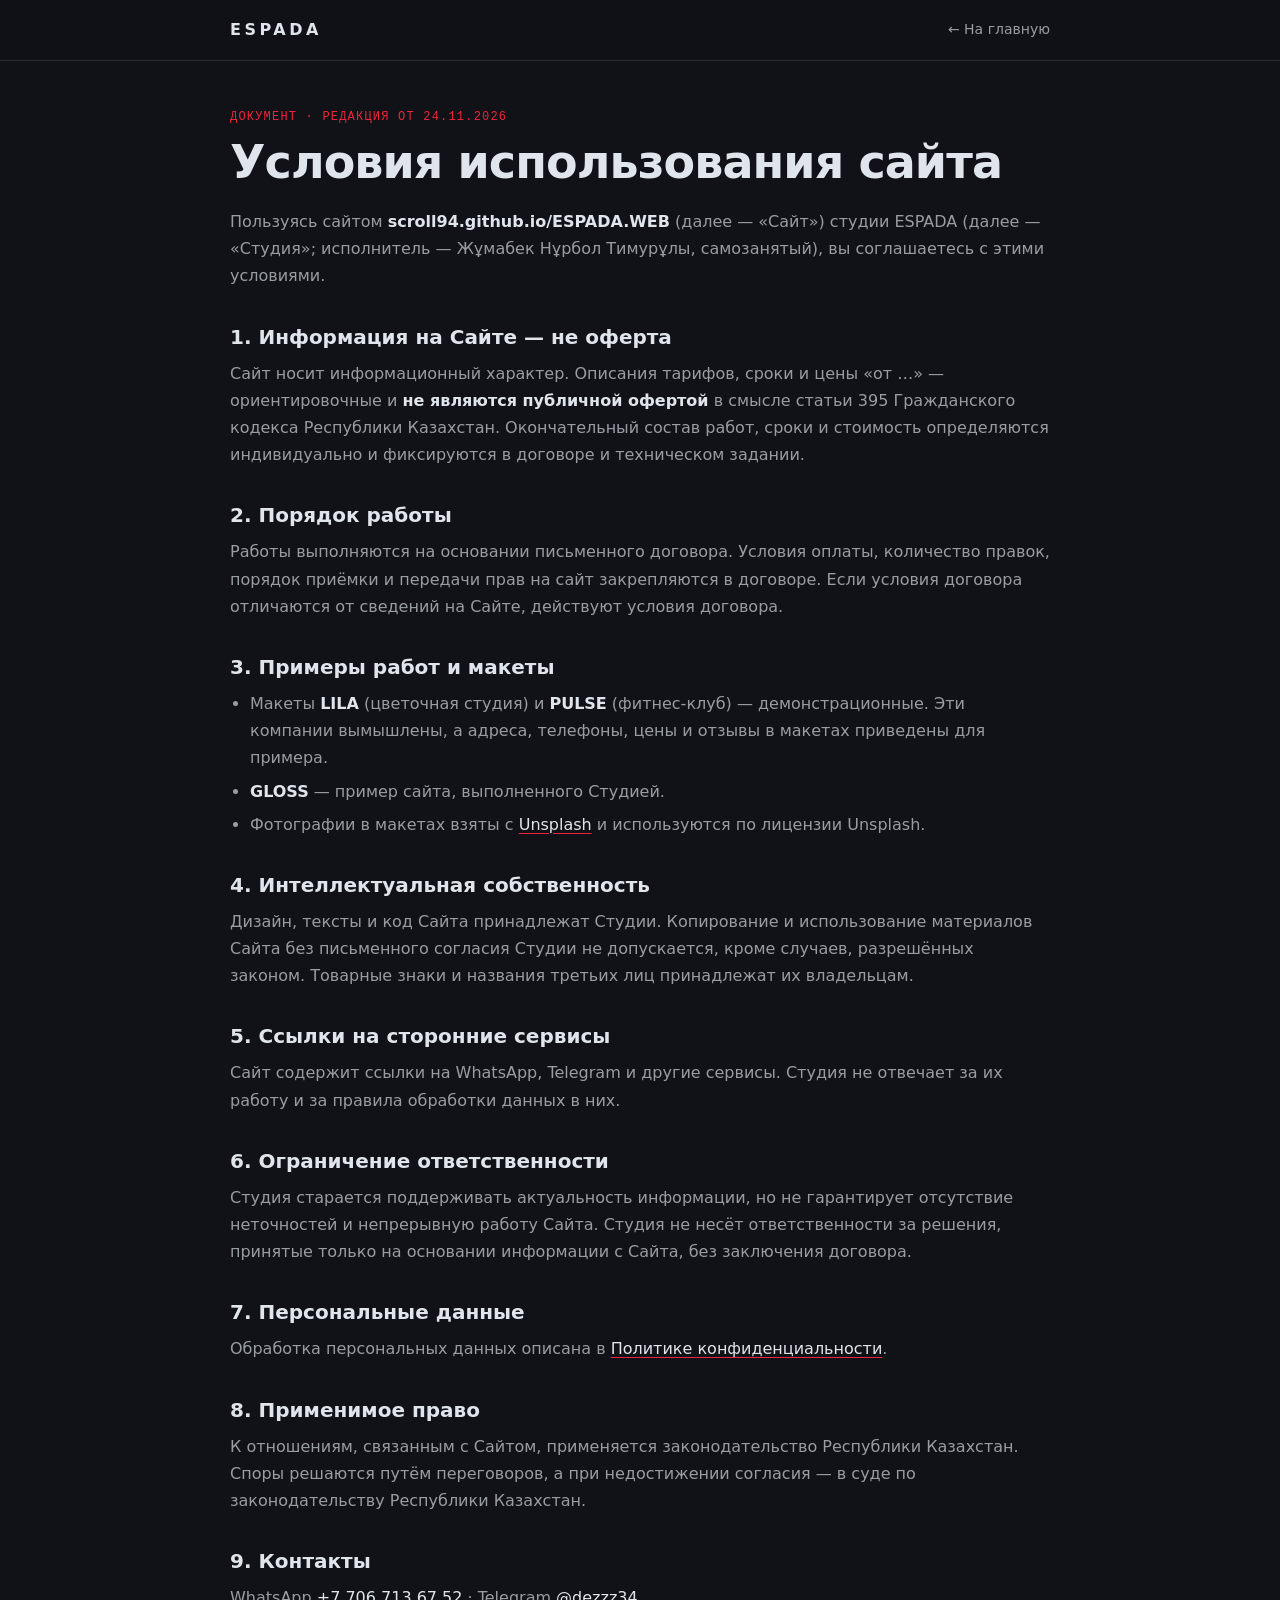
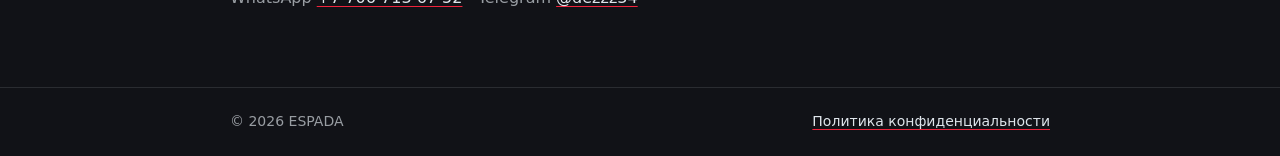
<file: terms.html>
<!doctype html>
<html lang="ru">
<head>
<meta charset="utf-8">
<meta name="viewport" content="width=device-width, initial-scale=1">
<title>Условия использования — ESPADA</title>
<meta name="robots" content="noindex">
<link rel="icon" href="data:,">
<link rel="stylesheet" href="legal.css">
</head>
<body>
<header class="lh"><div class="wrap"><a class="brand" href="index.html">ESPADA</a><a class="back" href="index.html">← На главную</a></div></header>
<main class="wrap doc">
  <p class="kicker">Документ · редакция от 24.11.2026</p>
  <h1>Условия использования сайта</h1>
  <p>Пользуясь сайтом <b>scroll94.github.io/ESPADA.WEB</b> (далее — «Сайт») студии ESPADA (далее — «Студия»; исполнитель — Жұмабек Нұрбол Тимурұлы, самозанятый), вы соглашаетесь с этими условиями.</p>

  <h2>1. Информация на Сайте — не оферта</h2>
  <p>Сайт носит информационный характер. Описания тарифов, сроки и цены «от …» — ориентировочные и <b>не являются публичной офертой</b> в смысле статьи 395 Гражданского кодекса Республики Казахстан. Окончательный состав работ, сроки и стоимость определяются индивидуально и фиксируются в договоре и техническом задании.</p>

  <h2>2. Порядок работы</h2>
  <p>Работы выполняются на основании письменного договора. Условия оплаты, количество правок, порядок приёмки и передачи прав на сайт закрепляются в договоре. Если условия договора отличаются от сведений на Сайте, действуют условия договора.</p>

  <h2>3. Примеры работ и макеты</h2>
  <ul>
    <li>Макеты <b>LILA</b> (цветочная студия) и <b>PULSE</b> (фитнес-клуб) — демонстрационные. Эти компании вымышлены, а адреса, телефоны, цены и отзывы в макетах приведены для примера.</li>
    <li><b>GLOSS</b> — пример сайта, выполненного Студией.</li>
    <li>Фотографии в макетах взяты с <a href="https://unsplash.com" target="_blank" rel="noopener">Unsplash</a> и используются по лицензии Unsplash.</li>
  </ul>

  <h2>4. Интеллектуальная собственность</h2>
  <p>Дизайн, тексты и код Сайта принадлежат Студии. Копирование и использование материалов Сайта без письменного согласия Студии не допускается, кроме случаев, разрешённых законом. Товарные знаки и названия третьих лиц принадлежат их владельцам.</p>

  <h2>5. Ссылки на сторонние сервисы</h2>
  <p>Сайт содержит ссылки на WhatsApp, Telegram и другие сервисы. Студия не отвечает за их работу и за правила обработки данных в них.</p>

  <h2>6. Ограничение ответственности</h2>
  <p>Студия старается поддерживать актуальность информации, но не гарантирует отсутствие неточностей и непрерывную работу Сайта. Студия не несёт ответственности за решения, принятые только на основании информации с Сайта, без заключения договора.</p>

  <h2>7. Персональные данные</h2>
  <p>Обработка персональных данных описана в <a href="privacy.html">Политике конфиденциальности</a>.</p>

  <h2>8. Применимое право</h2>
  <p>К отношениям, связанным с Сайтом, применяется законодательство Республики Казахстан. Споры решаются путём переговоров, а при недостижении согласия — в суде по законодательству Республики Казахстан.</p>

  <h2>9. Контакты</h2>
  <p>WhatsApp <a class="js-wa" href="#">+7 706 713 67 52</a> · Telegram <a class="js-tg" href="#">@dezzz34</a></p>
</main>
<footer class="lf"><div class="wrap"><span>© <span class="js-year"></span> ESPADA</span><a href="privacy.html">Политика конфиденциальности</a></div></footer>
<script src="legal.js"></script>
</body>
</html>
</file>
<file: legal.css>
:root{--black:#111217;--grey:#DFE5EB;--red:#EF233C;--dim:rgba(223,229,235,.66);--line:rgba(223,229,235,.12)}
*{box-sizing:border-box;margin:0;padding:0}
body{background:var(--black);color:var(--grey);font:400 16px/1.7 system-ui,-apple-system,"Segoe UI",Roboto,Arial,sans-serif;-webkit-text-size-adjust:100%}
a{color:var(--grey);text-decoration:underline;text-decoration-color:var(--red);text-underline-offset:3px}
.wrap{width:min(820px,100% - 32px);margin-inline:auto}
.lh{position:sticky;top:0;background:rgba(17,18,23,.96);border-bottom:1px solid var(--line)}
.lh .wrap{display:flex;justify-content:space-between;align-items:center;min-height:60px;gap:16px}
.brand{font-weight:800;letter-spacing:.22em;text-decoration:none}
.back{text-decoration:none;color:var(--dim);font-size:14px}
.back:hover{color:var(--grey)}
.doc{padding:48px 0 64px}
.kicker{font:500 12px/1.4 ui-monospace,Consolas,monospace;letter-spacing:.1em;text-transform:uppercase;color:var(--red);margin-bottom:12px}
h1{font-size:clamp(30px,6vw,46px);line-height:1.05;letter-spacing:-.02em;margin-bottom:22px}
h2{font-size:20px;line-height:1.3;margin:34px 0 10px}
p{color:var(--dim);margin-bottom:12px}
p b,li b{color:var(--grey)}
ul{color:var(--dim);padding-left:20px;margin-bottom:12px}
li{margin-bottom:6px}
.lf{border-top:1px solid var(--line)}
.lf .wrap{display:flex;justify-content:space-between;gap:16px;flex-wrap:wrap;padding:22px 0;font-size:14px;color:var(--dim)}
</file>
